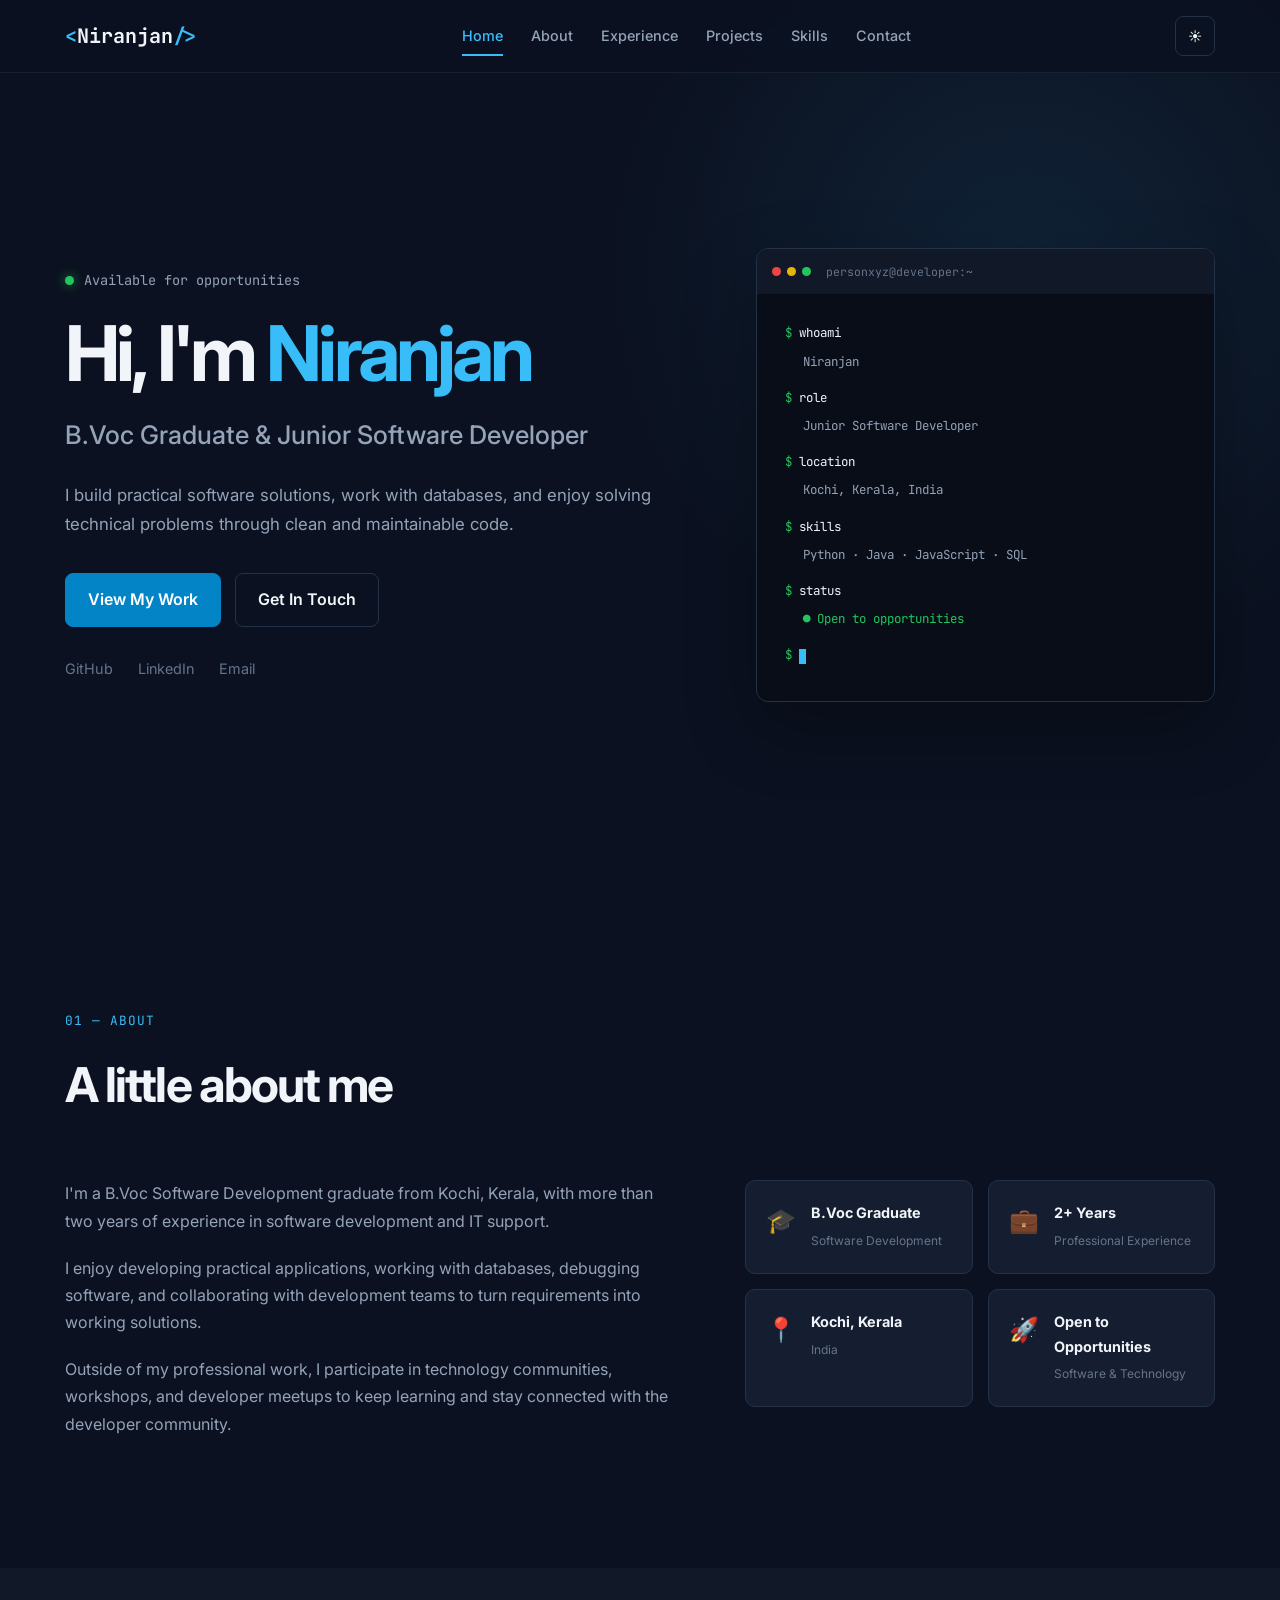
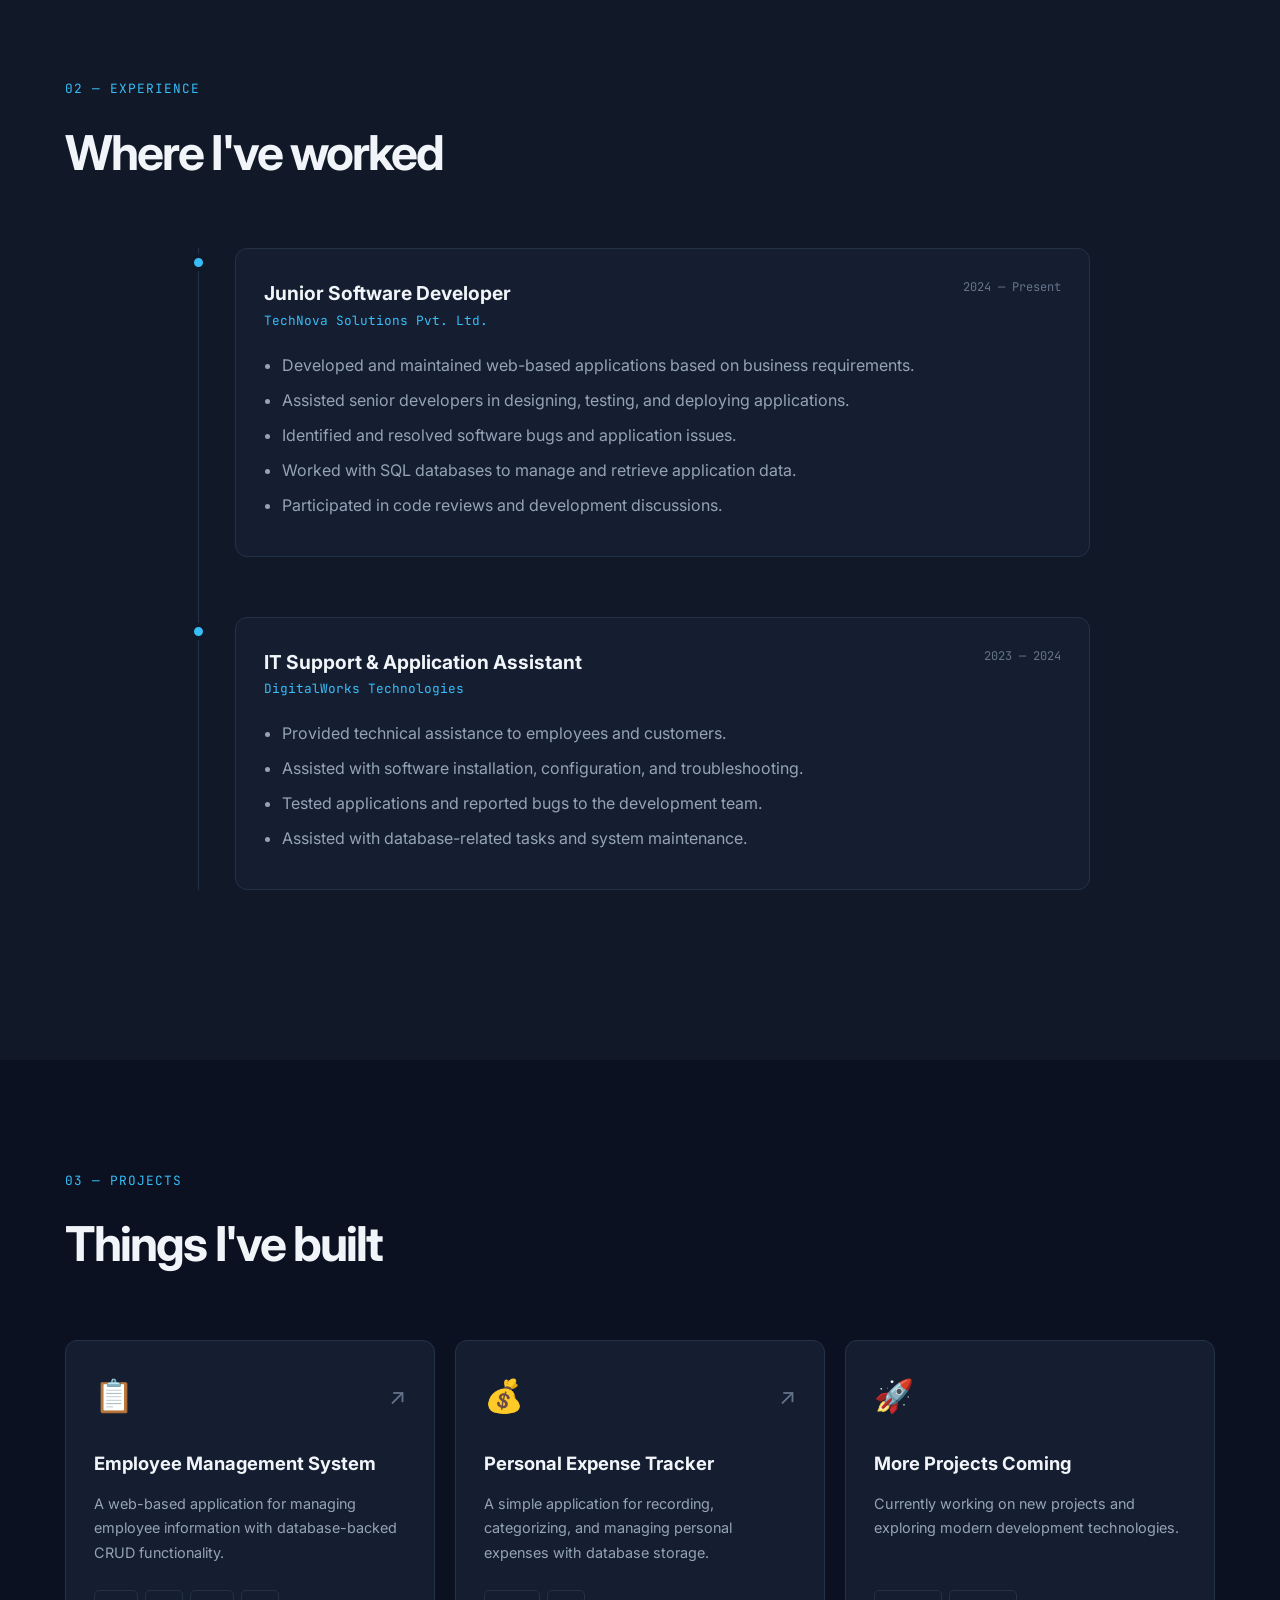
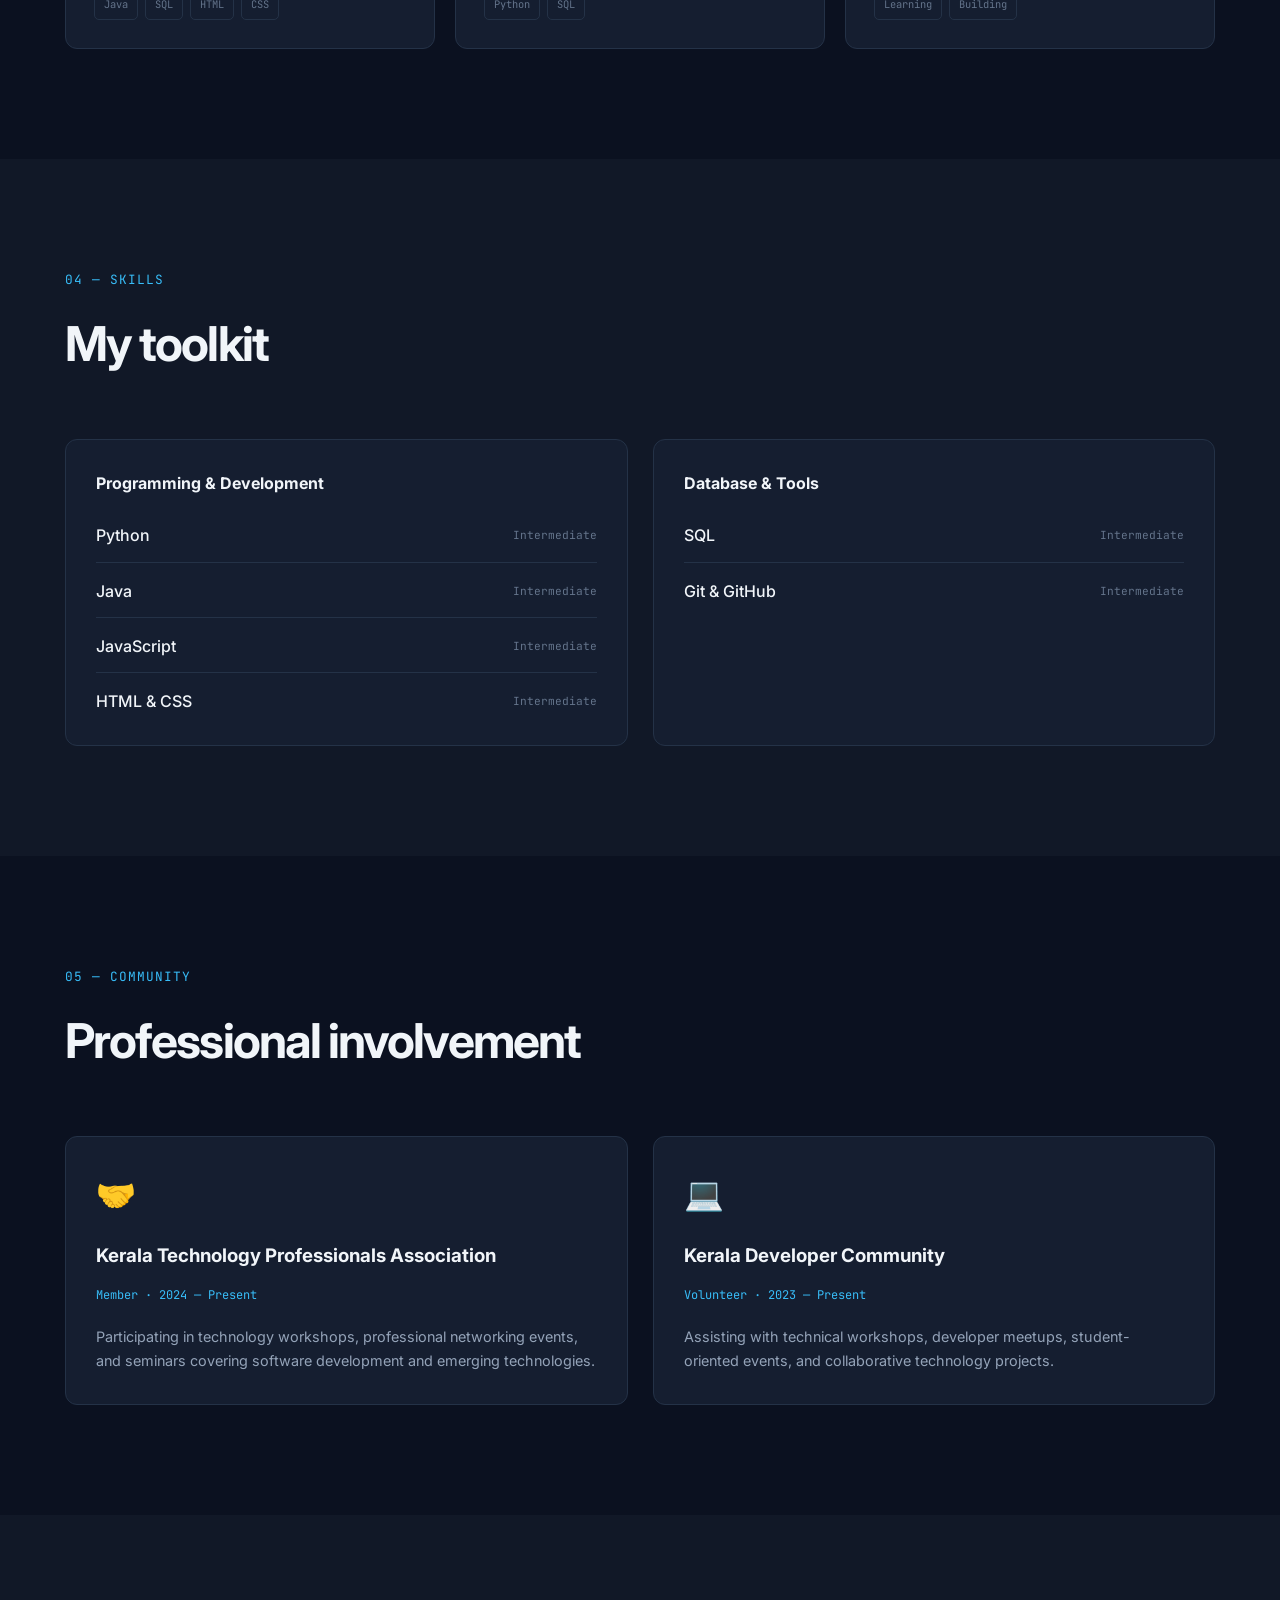
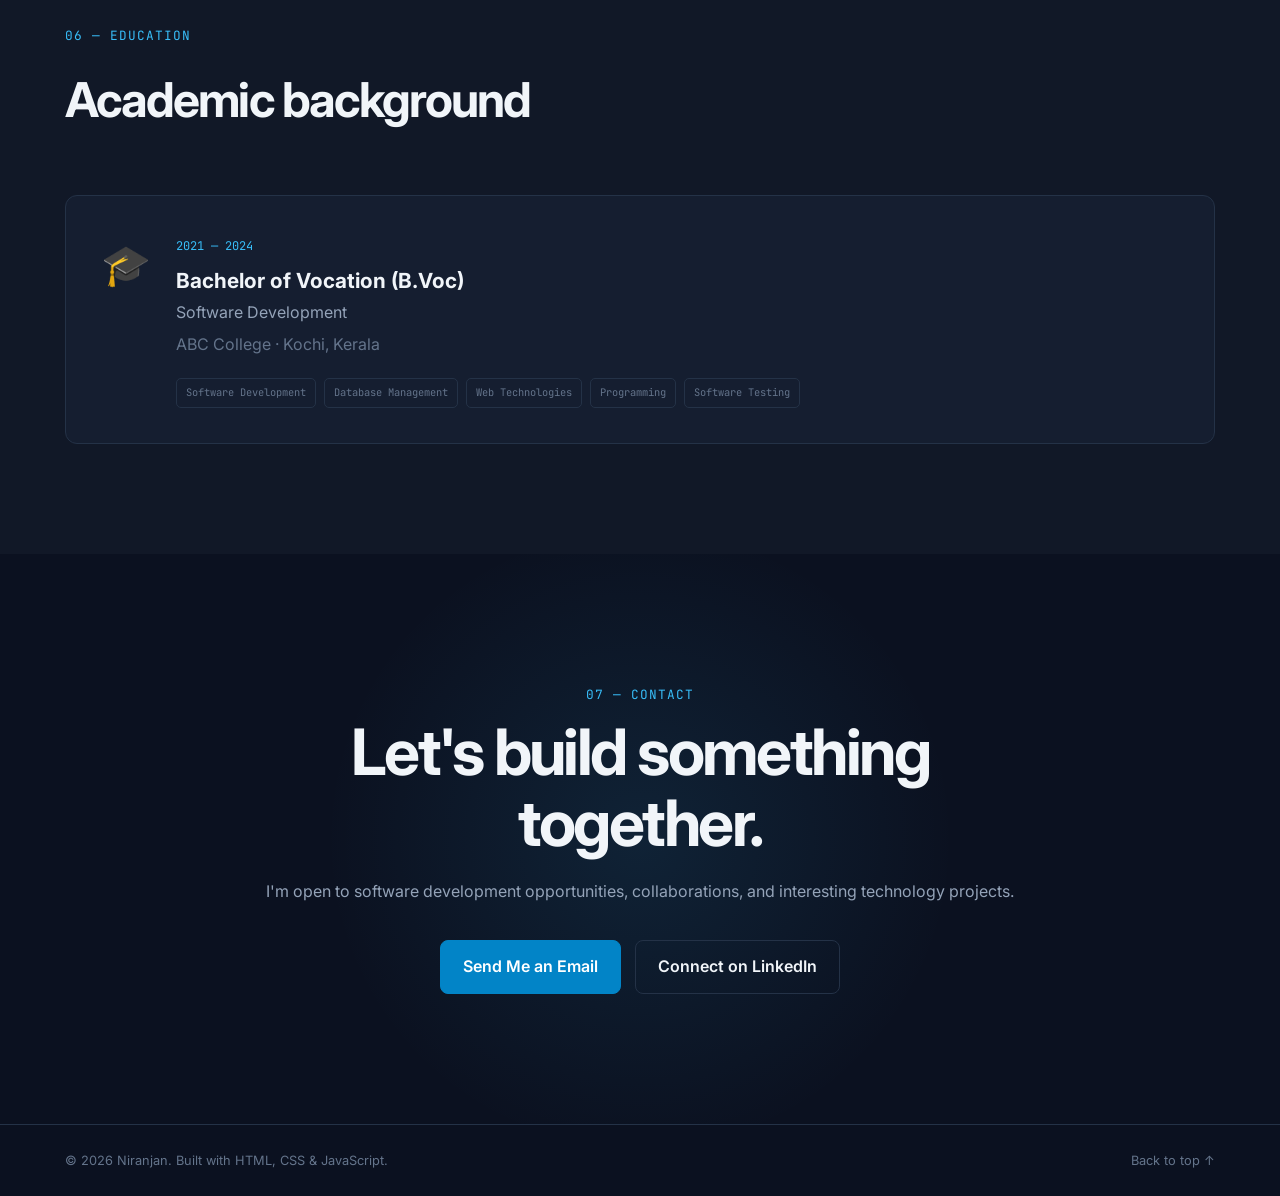
<file: index.html>
<!DOCTYPE html>
<html lang="en">
<head>
    <meta charset="UTF-8">
    <meta name="viewport" content="width=device-width, initial-scale=1.0">

    <meta name="description" content="Person XYZ - B.Voc Graduate and Junior Software Developer from Kochi, Kerala.">
    <meta name="author" content="Person XYZ">

    <title>Niranjan | Junior Software Developer</title>

    <link rel="stylesheet" href="style/style.css">

    <!-- Google Font -->
    <link rel="preconnect" href="https://fonts.googleapis.com">
    <link rel="preconnect" href="https://fonts.gstatic.com" crossorigin>
    <link
        href="https://fonts.googleapis.com/css2?family=Inter:wght@400;500;600;700;800&family=JetBrains+Mono:wght@400;500;600&display=swap"
        rel="stylesheet"
    >
</head>

<body>

    <!-- Navigation -->
    <header class="navbar">
        <div class="container nav-container">

            <a href="#home" class="logo">
                <span>&lt;</span>Niranjan<span>/&gt;</span>
            </a>

            <nav class="nav-links" id="navLinks">
                <a href="#home" class="active">Home</a>
                <a href="#about">About</a>
                <a href="#experience">Experience</a>
                <a href="#projects">Projects</a>
                <a href="#skills">Skills</a>
                <a href="#contact">Contact</a>
            </nav>

            <div class="nav-actions">
                <button id="themeToggle" class="icon-btn" aria-label="Toggle dark mode">
                    ☀️
                </button>

                <button id="menuToggle" class="menu-btn" aria-label="Toggle navigation">
                    ☰
                </button>
            </div>

        </div>
    </header>


    <main>

        <!-- Hero Section -->
        <section id="home" class="hero">

            <div class="container hero-container">

                <div class="hero-content">

                    <p class="eyebrow">
                        <span class="status-dot"></span>
                        Available for opportunities
                    </p>

                    <h1>
                        Hi, I'm <span>Niranjan</span>
                    </h1>

                    <h2>
                        B.Voc Graduate &amp; Junior Software Developer
                    </h2>

                    <p class="hero-description">
                        I build practical software solutions, work with databases,
                        and enjoy solving technical problems through clean and
                        maintainable code.
                    </p>

                    <div class="hero-buttons">
                        <a href="#projects" class="btn btn-primary">
                            View My Work
                        </a>

                        <a href="#contact" class="btn btn-secondary">
                            Get In Touch
                        </a>
                    </div>

                    <div class="social-links">

                        <a
                            href="https://github.com/personxyz"
                            target="_blank"
                            rel="noopener noreferrer"
                            aria-label="GitHub"
                        >
                            GitHub
                        </a>

                        <a
                            href="https://www.linkedin.com/in/person-xyz"
                            target="_blank"
                            rel="noopener noreferrer"
                            aria-label="LinkedIn"
                        >
                            LinkedIn
                        </a>

                        <a href="mailto:personxyz@example.com">
                            Email
                        </a>

                    </div>

                </div>


                <div class="hero-card">

                    <div class="terminal">

                        <div class="terminal-header">
                            <div class="terminal-dots">
                                <span></span>
                                <span></span>
                                <span></span>
                            </div>

                            <span>personxyz@developer:~</span>
                        </div>

                        <div class="terminal-body">

                            <p>
                                <span class="terminal-green">$</span>
                                whoami
                            </p>

                            <p class="terminal-output">
                                Niranjan
                            </p>

                            <p>
                                <span class="terminal-green">$</span>
                                role
                            </p>

                            <p class="terminal-output">
                                Junior Software Developer
                            </p>

                            <p>
                                <span class="terminal-green">$</span>
                                location
                            </p>

                            <p class="terminal-output">
                                Kochi, Kerala, India
                            </p>

                            <p>
                                <span class="terminal-green">$</span>
                                skills
                            </p>

                            <p class="terminal-output">
                                Python · Java · JavaScript · SQL
                            </p>

                            <p>
                                <span class="terminal-green">$</span>
                                status
                            </p>

                            <p class="terminal-output">
                                <span class="available">
                                    ● Open to opportunities
                                </span>
                            </p>

                            <p class="cursor-line">
                                <span class="terminal-green">$</span>
                                <span class="cursor"></span>
                            </p>

                        </div>

                    </div>

                </div>

            </div>

        </section>


        <!-- About -->
        <section id="about" class="section">

            <div class="container">

                <div class="section-heading">

                    <p class="section-number">01 — ABOUT</p>

                    <h2>
                        A little about me
                    </h2>

                </div>


                <div class="about-grid">

                    <div class="about-text">

                        <p>
                            I'm a B.Voc Software Development graduate from
                            Kochi, Kerala, with more than two years of experience
                            in software development and IT support.
                        </p>

                        <p>
                            I enjoy developing practical applications, working
                            with databases, debugging software, and collaborating
                            with development teams to turn requirements into
                            working solutions.
                        </p>

                        <p>
                            Outside of my professional work, I participate in
                            technology communities, workshops, and developer
                            meetups to keep learning and stay connected with
                            the developer community.
                        </p>

                    </div>


                    <div class="about-info">

                        <div class="info-card">
                            <span class="info-icon">🎓</span>
                            <div>
                                <strong>B.Voc Graduate</strong>
                                <small>Software Development</small>
                            </div>
                        </div>

                        <div class="info-card">
                            <span class="info-icon">💼</span>
                            <div>
                                <strong>2+ Years</strong>
                                <small>Professional Experience</small>
                            </div>
                        </div>

                        <div class="info-card">
                            <span class="info-icon">📍</span>
                            <div>
                                <strong>Kochi, Kerala</strong>
                                <small>India</small>
                            </div>
                        </div>

                        <div class="info-card">
                            <span class="info-icon">🚀</span>
                            <div>
                                <strong>Open to Opportunities</strong>
                                <small>Software &amp; Technology</small>
                            </div>
                        </div>

                    </div>

                </div>

            </div>

        </section>


        <!-- Experience -->
        <section id="experience" class="section section-alt">

            <div class="container">

                <div class="section-heading">

                    <p class="section-number">02 — EXPERIENCE</p>

                    <h2>
                        Where I've worked
                    </h2>

                </div>


                <div class="timeline">

                    <article class="timeline-item">

                        <div class="timeline-dot"></div>

                        <div class="timeline-content">

                            <div class="experience-header">

                                <div>
                                    <h3>Junior Software Developer</h3>

                                    <p class="company">
                                        TechNova Solutions Pvt. Ltd.
                                    </p>
                                </div>

                                <span class="date">
                                    2024 — Present
                                </span>

                            </div>

                            <ul>
                                <li>
                                    Developed and maintained web-based
                                    applications based on business requirements.
                                </li>

                                <li>
                                    Assisted senior developers in designing,
                                    testing, and deploying applications.
                                </li>

                                <li>
                                    Identified and resolved software bugs
                                    and application issues.
                                </li>

                                <li>
                                    Worked with SQL databases to manage and
                                    retrieve application data.
                                </li>

                                <li>
                                    Participated in code reviews and
                                    development discussions.
                                </li>
                            </ul>

                        </div>

                    </article>


                    <article class="timeline-item">

                        <div class="timeline-dot"></div>

                        <div class="timeline-content">

                            <div class="experience-header">

                                <div>
                                    <h3>IT Support &amp; Application Assistant</h3>

                                    <p class="company">
                                        DigitalWorks Technologies
                                    </p>
                                </div>

                                <span class="date">
                                    2023 — 2024
                                </span>

                            </div>

                            <ul>
                                <li>
                                    Provided technical assistance to employees
                                    and customers.
                                </li>

                                <li>
                                    Assisted with software installation,
                                    configuration, and troubleshooting.
                                </li>

                                <li>
                                    Tested applications and reported bugs
                                    to the development team.
                                </li>

                                <li>
                                    Assisted with database-related tasks
                                    and system maintenance.
                                </li>
                            </ul>

                        </div>

                    </article>

                </div>

            </div>

        </section>


        <!-- Projects -->
        <section id="projects" class="section">

            <div class="container">

                <div class="section-heading">

                    <p class="section-number">03 — PROJECTS</p>

                    <h2>
                        Things I've built
                    </h2>

                </div>


                <div class="project-grid">

                    <article class="project-card">

                        <div class="project-top">

                            <span class="project-icon">
                                📋
                            </span>

                            <a
                                href="https://github.com/personxyz/employee-management-system"
                                target="_blank"
                                rel="noopener noreferrer"
                                class="project-link"
                            >
                                ↗
                            </a>

                        </div>

                        <h3>
                            Employee Management System
                        </h3>

                        <p>
                            A web-based application for managing employee
                            information with database-backed CRUD functionality.
                        </p>

                        <div class="project-tags">
                            <span>Java</span>
                            <span>SQL</span>
                            <span>HTML</span>
                            <span>CSS</span>
                        </div>

                    </article>


                    <article class="project-card">

                        <div class="project-top">

                            <span class="project-icon">
                                💰
                            </span>

                            <a
                                href="https://github.com/personxyz/personal-expense-tracker"
                                target="_blank"
                                rel="noopener noreferrer"
                                class="project-link"
                            >
                                ↗
                            </a>

                        </div>

                        <h3>
                            Personal Expense Tracker
                        </h3>

                        <p>
                            A simple application for recording, categorizing,
                            and managing personal expenses with database storage.
                        </p>

                        <div class="project-tags">
                            <span>Python</span>
                            <span>SQL</span>
                        </div>

                    </article>


                    <article class="project-card project-card-placeholder">

                        <div class="project-top">

                            <span class="project-icon">
                                🚀
                            </span>

                        </div>

                        <h3>
                            More Projects Coming
                        </h3>

                        <p>
                            Currently working on new projects and exploring
                            modern development technologies.
                        </p>

                        <div class="project-tags">
                            <span>Learning</span>
                            <span>Building</span>
                        </div>

                    </article>

                </div>

            </div>

        </section>


        <!-- Skills -->
        <section id="skills" class="section section-alt">

            <div class="container">

                <div class="section-heading">

                    <p class="section-number">04 — SKILLS</p>

                    <h2>
                        My toolkit
                    </h2>

                </div>


                <div class="skills-container">

                    <div class="skill-group">

                        <h3>
                            Programming &amp; Development
                        </h3>

                        <div class="skill-list">

                            <div class="skill">
                                <span class="skill-name">Python</span>
                                <span class="skill-level">Intermediate</span>
                            </div>

                            <div class="skill">
                                <span class="skill-name">Java</span>
                                <span class="skill-level">Intermediate</span>
                            </div>

                            <div class="skill">
                                <span class="skill-name">JavaScript</span>
                                <span class="skill-level">Intermediate</span>
                            </div>

                            <div class="skill">
                                <span class="skill-name">HTML &amp; CSS</span>
                                <span class="skill-level">Intermediate</span>
                            </div>

                        </div>

                    </div>


                    <div class="skill-group">

                        <h3>
                            Database &amp; Tools
                        </h3>

                        <div class="skill-list">

                            <div class="skill">
                                <span class="skill-name">SQL</span>
                                <span class="skill-level">Intermediate</span>
                            </div>

                            <div class="skill">
                                <span class="skill-name">Git &amp; GitHub</span>
                                <span class="skill-level">Intermediate</span>
                            </div>

                        </div>

                    </div>

                </div>

            </div>

        </section>


        <!-- Professional Involvement -->
        <section class="section">

            <div class="container">

                <div class="section-heading">

                    <p class="section-number">05 — COMMUNITY</p>

                    <h2>
                        Professional involvement
                    </h2>

                </div>


                <div class="community-grid">

                    <article class="community-card">

                        <span class="community-icon">
                            🤝
                        </span>

                        <h3>
                            Kerala Technology Professionals Association
                        </h3>

                        <span class="community-date">
                            Member · 2024 — Present
                        </span>

                        <p>
                            Participating in technology workshops, professional
                            networking events, and seminars covering software
                            development and emerging technologies.
                        </p>

                    </article>


                    <article class="community-card">

                        <span class="community-icon">
                            💻
                        </span>

                        <h3>
                            Kerala Developer Community
                        </h3>

                        <span class="community-date">
                            Volunteer · 2023 — Present
                        </span>

                        <p>
                            Assisting with technical workshops, developer
                            meetups, student-oriented events, and collaborative
                            technology projects.
                        </p>

                    </article>

                </div>

            </div>

        </section>


        <!-- Education -->
        <section class="section section-alt">

            <div class="container">

                <div class="section-heading">

                    <p class="section-number">06 — EDUCATION</p>

                    <h2>
                        Academic background
                    </h2>

                </div>


                <div class="education-card">

                    <div class="education-icon">
                        🎓
                    </div>

                    <div>

                        <span class="education-date">
                            2021 — 2024
                        </span>

                        <h3>
                            Bachelor of Vocation (B.Voc)
                        </h3>

                        <p>
                            Software Development
                        </p>

                        <span class="education-institute">
                            ABC College · Kochi, Kerala
                        </span>

                        <div class="course-tags">
                            <span>Software Development</span>
                            <span>Database Management</span>
                            <span>Web Technologies</span>
                            <span>Programming</span>
                            <span>Software Testing</span>
                        </div>

                    </div>

                </div>

            </div>

        </section>


        <!-- Contact -->
        <section id="contact" class="contact-section">

            <div class="container contact-container">

                <p class="section-number">
                    07 — CONTACT
                </p>

                <h2>
                    Let's build something together.
                </h2>

                <p>
                    I'm open to software development opportunities,
                    collaborations, and interesting technology projects.
                </p>

                <div class="contact-buttons">

                    <a
                        href="mailto:personxyz@example.com"
                        class="btn btn-primary"
                    >
                        Send Me an Email
                    </a>

                    <a
                        href="https://www.linkedin.com/in/person-xyz"
                        target="_blank"
                        rel="noopener noreferrer"
                        class="btn btn-secondary"
                    >
                        Connect on LinkedIn
                    </a>

                </div>

            </div>

        </section>

    </main>


    <!-- Footer -->
    <footer>

        <div class="container footer-container">

            <p>
                © <span id="currentYear"></span> Niranjan.
                Built with HTML, CSS &amp; JavaScript.
            </p>

            <a href="#home">
                Back to top ↑
            </a>

        </div>

    </footer>


    <script src="script/script.js"></script>

</body>
</html>
</file>
<file: style/style.css>
/* =========================================
   ROOT VARIABLES
========================================= */

:root {
    --bg: #0b1120;
    --bg-secondary: #111827;
    --card: #151e30;
    --card-hover: #1a263b;

    --text: #f1f5f9;
    --text-secondary: #94a3b8;
    --text-muted: #64748b;

    --primary: #38bdf8;
    --primary-dark: #0284c7;
    --green: #22c55e;

    --border: #243247;

    --max-width: 1150px;

    --font-main: "Inter", sans-serif;
    --font-code: "JetBrains Mono", monospace;

    --transition: 0.25s ease;
}


/* LIGHT MODE */

body.light-mode {
    --bg: #f8fafc;
    --bg-secondary: #eef2f7;
    --card: #ffffff;
    --card-hover: #f8fafc;

    --text: #0f172a;
    --text-secondary: #475569;
    --text-muted: #64748b;

    --primary: #0284c7;
    --primary-dark: #0369a1;

    --border: #dbe3ec;
}


/* =========================================
   RESET
========================================= */

* {
    margin: 0;
    padding: 0;
    box-sizing: border-box;
}

html {
    scroll-behavior: smooth;
    scroll-padding-top: 80px;
}

body {
    font-family: var(--font-main);
    background: var(--bg);
    color: var(--text);
    line-height: 1.7;
    transition:
        background var(--transition),
        color var(--transition);
}

a {
    color: inherit;
    text-decoration: none;
}

button {
    font-family: inherit;
}

img {
    max-width: 100%;
}


/* =========================================
   CONTAINER
========================================= */

.container {
    width: min(92%, var(--max-width));
    margin: auto;
}


/* =========================================
   NAVIGATION
========================================= */

.navbar {
    position: fixed;
    top: 0;
    left: 0;
    width: 100%;
    z-index: 1000;

    background: rgba(11, 17, 32, 0.85);
    backdrop-filter: blur(15px);

    border-bottom: 1px solid rgba(148, 163, 184, 0.1);
}

.light-mode .navbar {
    background: rgba(248, 250, 252, 0.9);
}

.nav-container {
    height: 72px;

    display: flex;
    align-items: center;
    justify-content: space-between;
}

.logo {
    font-family: var(--font-code);
    font-size: 1.25rem;
    font-weight: 700;
}

.logo span {
    color: var(--primary);
}

.nav-links {
    display: flex;
    align-items: center;
    gap: 28px;
}

.nav-links a {
    position: relative;

    color: var(--text-secondary);

    font-size: 0.9rem;
    font-weight: 500;

    transition: color var(--transition);
}

.nav-links a:hover,
.nav-links a.active {
    color: var(--primary);
}

.nav-links a.active::after {
    content: "";

    position: absolute;
    left: 0;
    bottom: -8px;

    width: 100%;
    height: 2px;

    background: var(--primary);
}

.nav-actions {
    display: flex;
    align-items: center;
    gap: 10px;
}

.icon-btn,
.menu-btn {
    border: 1px solid var(--border);
    background: transparent;
    color: var(--text);

    width: 40px;
    height: 40px;

    border-radius: 8px;

    cursor: pointer;

    transition: var(--transition);
}

.icon-btn:hover,
.menu-btn:hover {
    border-color: var(--primary);
    color: var(--primary);
}

.menu-btn {
    display: none;
    font-size: 1.2rem;
}


/* =========================================
   HERO
========================================= */

.hero {
    min-height: 100vh;

    display: flex;
    align-items: center;

    padding: 130px 0 80px;

    background:
        radial-gradient(
            circle at 80% 30%,
            rgba(56, 189, 248, 0.1),
            transparent 35%
        );
}

.hero-container {
    display: grid;

    grid-template-columns: 1.15fr 0.85fr;

    gap: 70px;

    align-items: center;
}

.eyebrow {
    display: flex;
    align-items: center;

    gap: 10px;

    color: var(--text-secondary);

    font-family: var(--font-code);

    font-size: 0.85rem;

    margin-bottom: 22px;
}

.status-dot {
    width: 9px;
    height: 9px;

    background: var(--green);

    border-radius: 50%;

    box-shadow: 0 0 12px rgba(34, 197, 94, 0.7);
}

.hero h1 {
    font-size: clamp(2.7rem, 6vw, 5rem);

    line-height: 1.05;

    letter-spacing: -0.05em;

    margin-bottom: 18px;
}

.hero h1 span {
    color: var(--primary);
}

.hero h2 {
    color: var(--text-secondary);

    font-size: clamp(1.15rem, 2vw, 1.6rem);

    font-weight: 500;

    margin-bottom: 25px;
}

.hero-description {
    max-width: 650px;

    color: var(--text-secondary);

    font-size: 1.05rem;

    margin-bottom: 35px;
}


/* =========================================
   BUTTONS
========================================= */

.hero-buttons,
.contact-buttons {
    display: flex;
    flex-wrap: wrap;
    gap: 14px;
}

.btn {
    display: inline-flex;

    align-items: center;
    justify-content: center;

    padding: 12px 22px;

    border-radius: 8px;

    font-weight: 600;

    transition:
        transform var(--transition),
        background var(--transition),
        border-color var(--transition);
}

.btn:hover {
    transform: translateY(-2px);
}

.btn-primary {
    color: #ffffff;

    background: var(--primary-dark);

    border: 1px solid var(--primary-dark);
}

.btn-primary:hover {
    background: var(--primary);
    border-color: var(--primary);
}

.btn-secondary {
    color: var(--text);

    background: transparent;

    border: 1px solid var(--border);
}

.btn-secondary:hover {
    border-color: var(--primary);
    color: var(--primary);
}


/* =========================================
   SOCIAL LINKS
========================================= */

.social-links {
    display: flex;

    gap: 25px;

    margin-top: 30px;
}

.social-links a {
    color: var(--text-muted);

    font-size: 0.9rem;

    transition: color var(--transition);
}

.social-links a:hover {
    color: var(--primary);
}


/* =========================================
   TERMINAL
========================================= */

.hero-card {
    width: 100%;
}

.terminal {
    overflow: hidden;

    border: 1px solid var(--border);

    border-radius: 12px;

    background: #080d18;

    box-shadow:
        0 25px 70px rgba(0, 0, 0, 0.3);
}

.terminal-header {
    height: 45px;

    display: flex;
    align-items: center;

    gap: 15px;

    padding: 0 15px;

    background: #111827;

    color: #64748b;

    font-family: var(--font-code);

    font-size: 0.72rem;
}

.terminal-dots {
    display: flex;
    gap: 6px;
}

.terminal-dots span {
    width: 9px;
    height: 9px;

    border-radius: 50%;

    background: #475569;
}

.terminal-dots span:nth-child(1) {
    background: #ef4444;
}

.terminal-dots span:nth-child(2) {
    background: #eab308;
}

.terminal-dots span:nth-child(3) {
    background: #22c55e;
}

.terminal-body {
    padding: 28px;

    font-family: var(--font-code);

    font-size: 0.78rem;
}

.terminal-body p {
    margin-bottom: 7px;
}

.terminal-green {
    color: var(--green);
}

.terminal-output {
    color: #94a3b8;

    padding-left: 18px;

    margin-bottom: 15px !important;
}

.available {
    color: var(--green);
}

.cursor {
    display: inline-block;

    width: 7px;
    height: 15px;

    background: var(--primary);

    vertical-align: middle;

    animation: blink 1s infinite;
}

@keyframes blink {
    50% {
        opacity: 0;
    }
}


/* =========================================
   SECTIONS
========================================= */

.section {
    padding: 110px 0;
}

.section-alt {
    background: var(--bg-secondary);
}

.section-heading {
    margin-bottom: 55px;
}

.section-number {
    color: var(--primary);

    font-family: var(--font-code);

    font-size: 0.8rem;

    letter-spacing: 0.08em;

    margin-bottom: 12px;
}

.section-heading h2 {
    font-size: clamp(2rem, 4vw, 3rem);

    letter-spacing: -0.04em;
}


/* =========================================
   ABOUT
========================================= */

.about-grid {
    display: grid;

    grid-template-columns: 1.3fr 1fr;

    gap: 70px;

    align-items: start;
}

.about-text p {
    color: var(--text-secondary);

    margin-bottom: 20px;

    font-size: 1rem;
}

.about-info {
    display: grid;

    grid-template-columns: 1fr 1fr;

    gap: 15px;
}

.info-card {
    display: flex;

    gap: 15px;

    padding: 20px;

    border: 1px solid var(--border);

    background: var(--card);

    border-radius: 10px;
}

.info-icon {
    font-size: 1.5rem;
}

.info-card strong {
    display: block;

    font-size: 0.9rem;
}

.info-card small {
    color: var(--text-muted);

    font-size: 0.75rem;
}


/* =========================================
   EXPERIENCE
========================================= */

.timeline {
    position: relative;

    max-width: 900px;

    margin: auto;
}

.timeline::before {
    content: "";

    position: absolute;

    left: 8px;
    top: 0;
    bottom: 0;

    width: 1px;

    background: var(--border);
}

.timeline-item {
    position: relative;

    padding-left: 45px;

    margin-bottom: 60px;
}

.timeline-dot {
    position: absolute;

    left: 0;
    top: 6px;

    width: 17px;
    height: 17px;

    border: 4px solid var(--bg-secondary);

    border-radius: 50%;

    background: var(--primary);
}

.timeline-content {
    padding: 28px;

    border: 1px solid var(--border);

    background: var(--card);

    border-radius: 12px;
}

.experience-header {
    display: flex;

    justify-content: space-between;

    gap: 20px;

    margin-bottom: 20px;
}

.experience-header h3 {
    font-size: 1.2rem;
}

.company {
    color: var(--primary);

    font-family: var(--font-code);

    font-size: 0.8rem;
}

.date {
    color: var(--text-muted);

    font-family: var(--font-code);

    font-size: 0.75rem;

    white-space: nowrap;
}

.timeline-content ul {
    padding-left: 18px;

    color: var(--text-secondary);
}

.timeline-content li {
    margin-bottom: 8px;
}


/* =========================================
   PROJECTS
========================================= */

.project-grid {
    display: grid;

    grid-template-columns: repeat(3, 1fr);

    gap: 20px;
}

.project-card {
    display: flex;

    flex-direction: column;

    min-height: 280px;

    padding: 28px;

    border: 1px solid var(--border);

    background: var(--card);

    border-radius: 12px;

    transition:
        transform var(--transition),
        border-color var(--transition),
        background var(--transition);
}

.project-card:hover {
    transform: translateY(-6px);

    border-color: var(--primary);

    background: var(--card-hover);
}

.project-top {
    display: flex;

    align-items: center;

    justify-content: space-between;

    margin-bottom: 25px;
}

.project-icon {
    font-size: 2rem;
}

.project-link {
    color: var(--text-muted);

    font-size: 1.4rem;

    transition: color var(--transition);
}

.project-link:hover {
    color: var(--primary);
}

.project-card h3 {
    font-size: 1.15rem;

    margin-bottom: 12px;
}

.project-card p {
    color: var(--text-secondary);

    font-size: 0.9rem;

    margin-bottom: 25px;
}

.project-tags {
    display: flex;

    flex-wrap: wrap;

    gap: 7px;

    margin-top: auto;
}

.project-tags span,
.course-tags span {
    padding: 5px 9px;

    border: 1px solid var(--border);

    border-radius: 5px;

    color: var(--text-muted);

    font-family: var(--font-code);

    font-size: 0.65rem;
}


/* =========================================
   SKILLS
========================================= */

.skills-container {
    display: grid;

    grid-template-columns: 1fr 1fr;

    gap: 25px;
}

.skill-group {
    padding: 30px;

    border: 1px solid var(--border);

    background: var(--card);

    border-radius: 12px;
}

.skill-group h3 {
    margin-bottom: 25px;

    font-size: 1rem;
}

.skill-list {
    display: flex;

    flex-direction: column;

    gap: 15px;
}

.skill {
    display: flex;

    align-items: center;

    justify-content: space-between;

    padding-bottom: 12px;

    border-bottom: 1px solid var(--border);
}

.skill:last-child {
    border-bottom: none;

    padding-bottom: 0;
}

.skill-name {
    font-weight: 500;
}

.skill-level {
    color: var(--text-muted);

    font-family: var(--font-code);

    font-size: 0.7rem;
}


/* =========================================
   COMMUNITY
========================================= */

.community-grid {
    display: grid;

    grid-template-columns: 1fr 1fr;

    gap: 25px;
}

.community-card {
    padding: 30px;

    border: 1px solid var(--border);

    background: var(--card);

    border-radius: 12px;
}

.community-icon {
    display: block;

    font-size: 2rem;

    margin-bottom: 18px;
}

.community-card h3 {
    margin-bottom: 8px;
}

.community-date {
    color: var(--primary);

    font-family: var(--font-code);

    font-size: 0.75rem;
}

.community-card p {
    color: var(--text-secondary);

    margin-top: 18px;

    font-size: 0.9rem;
}


/* =========================================
   EDUCATION
========================================= */

.education-card {
    display: flex;

    gap: 25px;

    padding: 35px;

    border: 1px solid var(--border);

    background: var(--card);

    border-radius: 12px;
}

.education-icon {
    font-size: 2.5rem;
}

.education-date {
    color: var(--primary);

    font-family: var(--font-code);

    font-size: 0.75rem;
}

.education-card h3 {
    font-size: 1.3rem;

    margin-top: 5px;
}

.education-card p {
    color: var(--text-secondary);
}

.education-institute {
    display: block;

    color: var(--text-muted);

    margin-top: 5px;
}

.course-tags {
    display: flex;

    flex-wrap: wrap;

    gap: 8px;

    margin-top: 20px;
}


/* =========================================
   CONTACT
========================================= */

.contact-section {
    padding: 130px 0;

    text-align: center;

    background:
        radial-gradient(
            circle at center,
            rgba(56, 189, 248, 0.1),
            transparent 45%
        );
}

.contact-container {
    max-width: 750px;
}

.contact-section h2 {
    font-size: clamp(2.2rem, 5vw, 4rem);

    line-height: 1.1;

    letter-spacing: -0.04em;

    margin-bottom: 20px;
}

.contact-section > .container > p:not(.section-number) {
    color: var(--text-secondary);

    margin-bottom: 35px;
}

.contact-buttons {
    justify-content: center;
}


/* =========================================
   FOOTER
========================================= */

footer {
    border-top: 1px solid var(--border);

    padding: 25px 0;

    background: var(--bg);
}

.footer-container {
    display: flex;

    justify-content: space-between;

    align-items: center;

    gap: 20px;
}

.footer-container p {
    color: var(--text-muted);

    font-size: 0.8rem;
}

.footer-container a {
    color: var(--text-muted);

    font-size: 0.8rem;

    transition: color var(--transition);
}

.footer-container a:hover {
    color: var(--primary);
}


/* =========================================
   RESPONSIVE
========================================= */

@media (max-width: 950px) {

    .hero-container {
        grid-template-columns: 1fr;

        gap: 50px;
    }

    .hero-card {
        max-width: 700px;
    }

    .project-grid {
        grid-template-columns: 1fr 1fr;
    }

    .about-grid {
        grid-template-columns: 1fr;
    }

}


@media (max-width: 750px) {

    .nav-links {
        position: absolute;

        top: 72px;
        left: 0;

        width: 100%;

        padding: 25px;

        display: none;

        flex-direction: column;

        align-items: flex-start;

        gap: 20px;

        background: var(--bg);

        border-bottom: 1px solid var(--border);
    }

    .nav-links.open {
        display: flex;
    }

    .menu-btn {
        display: block;
    }

    .hero {
        padding-top: 120px;
    }

    .about-info,
    .skills-container,
    .community-grid,
    .project-grid {
        grid-template-columns: 1fr;
    }

    .experience-header {
        flex-direction: column;

        gap: 8px;
    }

    .education-card {
        flex-direction: column;
    }

    .footer-container {
        flex-direction: column;

        text-align: center;
    }

}


@media (max-width: 500px) {

    .section {
        padding: 80px 0;
    }

    .hero h1 {
        font-size: 2.6rem;
    }

    .terminal-body {
        padding: 20px;

        font-size: 0.68rem;
    }

    .timeline-item {
        padding-left: 30px;
    }

    .timeline-content {
        padding: 20px;
    }

    .contact-section {
        padding: 90px 0;
    }

}
</file>
